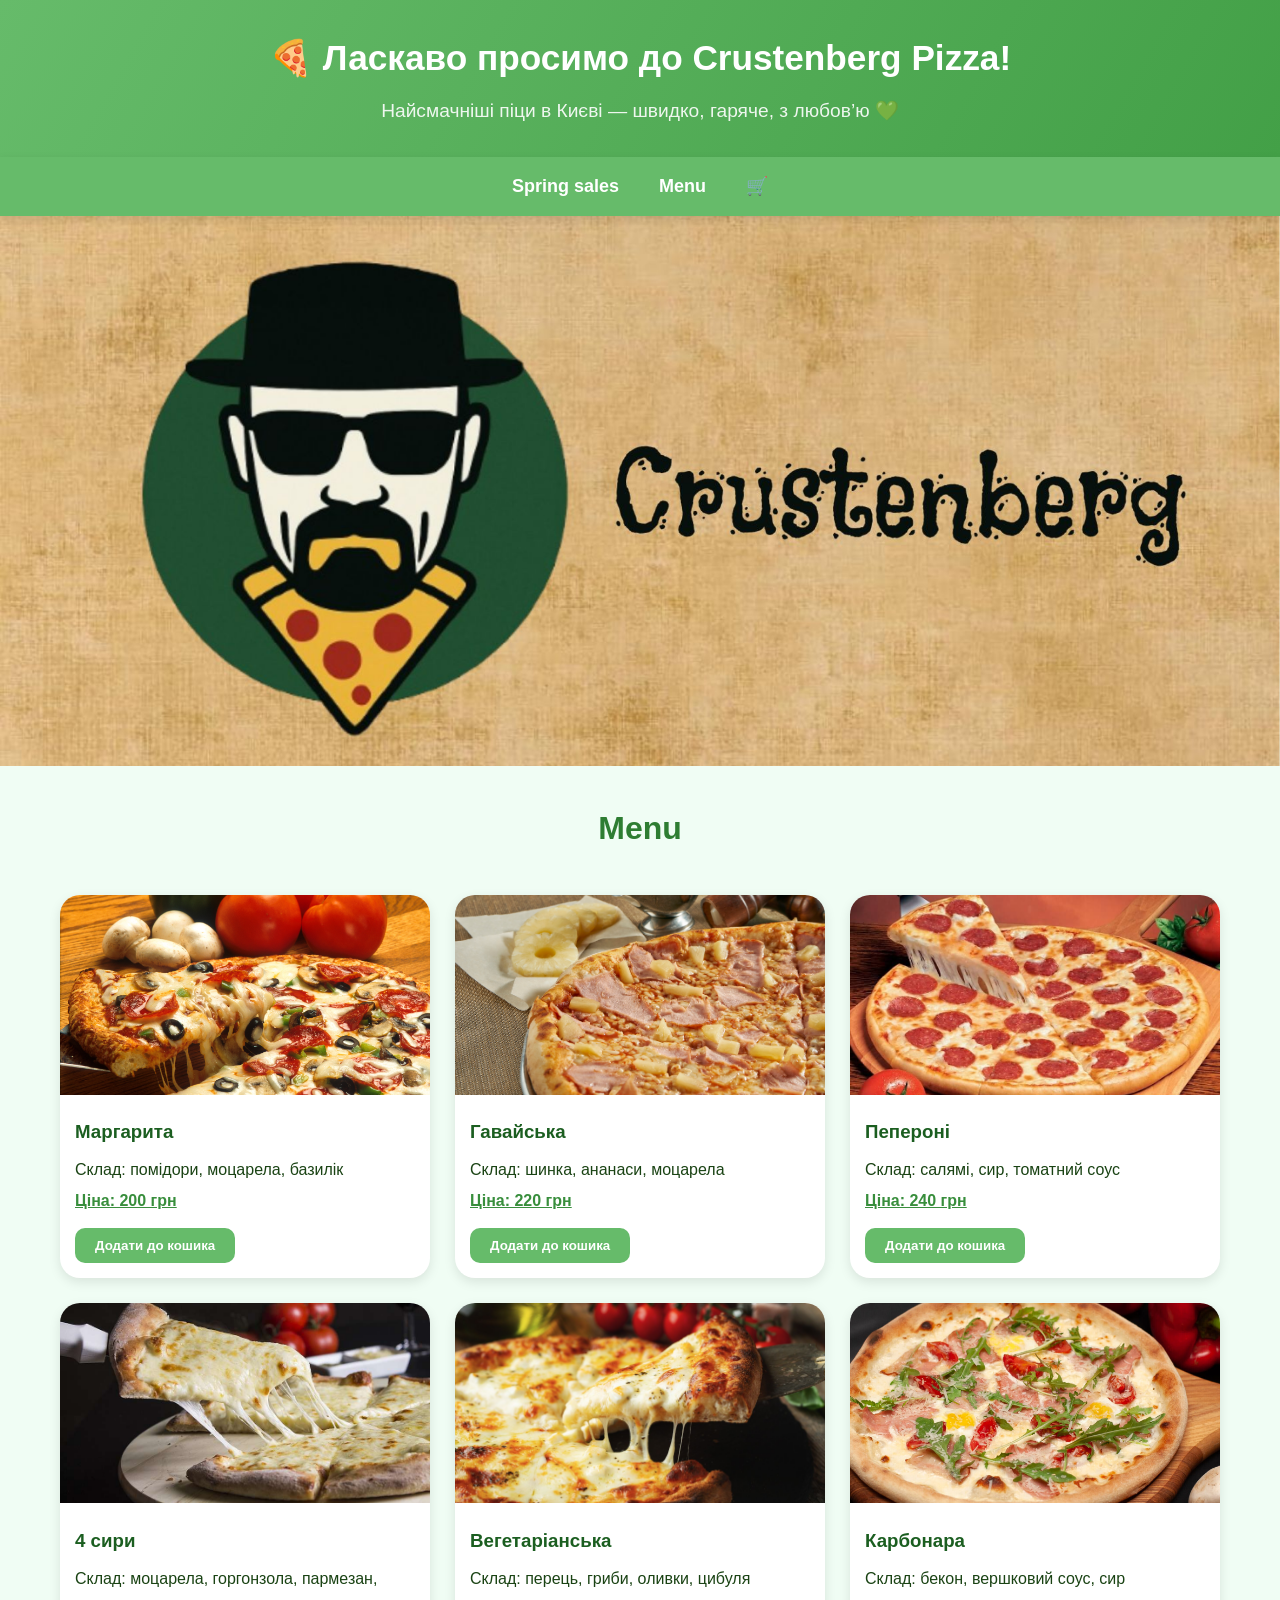
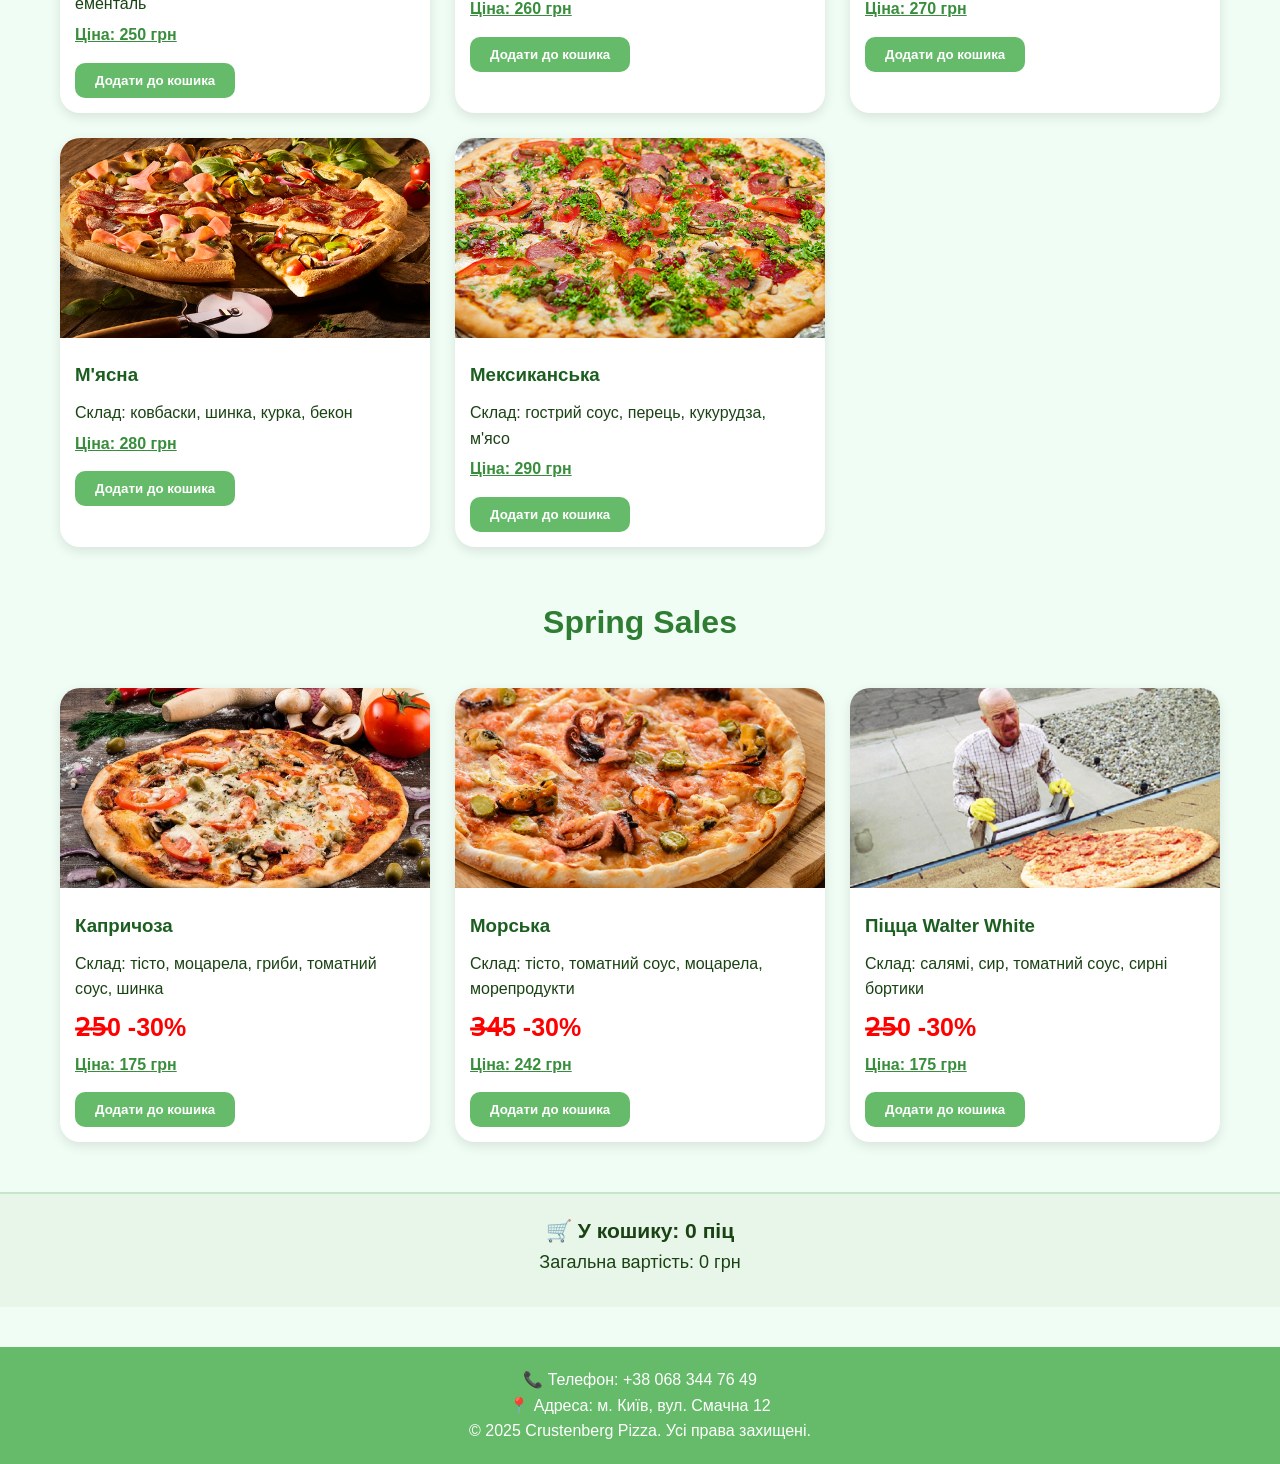
<file: Index.html>
<!DOCTYPE html>
<html lang="uk">
<head>
    <meta charset="UTF-8">
    <meta name="viewport" content="width=device-width, initial-scale=1.0">
    <title>Crustenberg</title>
    <link rel="stylesheet" href="crustenbergvisual.css">
</head>
<body>
        <div class="top-banner">
        <div class="banner-content">
            <h1>🍕 Ласкаво просимо до Crustenberg Pizza!</h1>
            <p>Найсмачніші піци в Києві — швидко, гаряче, з любов’ю 💚</p>
        </div>
    </div>

    <nav class="top-nav">
        <a href="#springsales">Spring sales</a>
        <a href="#menu-section">Menu</a>
        <a href="#cart">🛒</a>
    </nav>

    <header>
        <img src="poster.jpg" alt="Poster" class="header-poster">
    </header>

    <h2 class="menu-title" id="menu-section">Menu</h2>

    <div class="pizza-menu">
        <div class="pizza" data-price="200">
            <img src="pizza1.jpg" alt="Маргарита">
            <div class="pizza-info">
                <h3>Маргарита</h3>
                <p>Склад: помідори, моцарела, базилік</p>
                <p class="price">Ціна: 200 грн</p>
                <button class="add-to-cart">Додати до кошика</button>
            </div>
        </div>
        <div class="pizza" data-price="220">
            <img src="pizza2.jpg" alt="Гавайська">
            <div class="pizza-info">
                <h3>Гавайська</h3>
                <p>Склад: шинка, ананаси, моцарела</p>
                <p class="price">Ціна: 220 грн</p>
                <button class="add-to-cart">Додати до кошика</button>
            </div>
        </div>
        <div class="pizza" data-price="240">
            <img src="pizza3.jpg" alt="Пепероні">
            <div class="pizza-info">
                <h3>Пепероні</h3>
                <p>Склад: салямі, сир, томатний соус</p>
                <p class="price">Ціна: 240 грн</p>
                <button class="add-to-cart">Додати до кошика</button>
            </div>
        </div>
        <div class="pizza" data-price="250">
            <img src="pizza4.jpg" alt="4 сири">
            <div class="pizza-info">
                <h3>4 сири</h3>
                <p>Склад: моцарела, горгонзола, пармезан, ементаль</p>
                <p class="price">Ціна: 250 грн</p>
                <button class="add-to-cart">Додати до кошика</button>
            </div>
        </div>
        <div class="pizza" data-price="260">
            <img src="pizza5.jpg" alt="Вегетаріанська">
            <div class="pizza-info">
                <h3>Вегетаріанська</h3>
                <p>Склад: перець, гриби, оливки, цибуля</p>
                <p class="price">Ціна: 260 грн</p>
                <button class="add-to-cart">Додати до кошика</button>
            </div>
        </div>
        <div class="pizza" data-price="270">
            <img src="pizza6.jpg" alt="Карбонара">
            <div class="pizza-info">
                <h3>Карбонара</h3>
                <p>Склад: бекон, вершковий соус, сир</p>
                <p class="price">Ціна: 270 грн</p>
                <button class="add-to-cart">Додати до кошика</button>
            </div>
        </div>
        <div class="pizza" data-price="280">
            <img src="pizza7.jpg" alt="М'ясна">
            <div class="pizza-info">
                <h3>М'ясна</h3>
                <p>Склад: ковбаски, шинка, курка, бекон</p>
                <p class="price">Ціна: 280 грн</p>
                <button class="add-to-cart">Додати до кошика</button>
            </div>
        </div>
        <div class="pizza" data-price="290">
            <img src="pizza8.jpg" alt="Мексиканська">
            <div class="pizza-info">
                <h3>Мексиканська</h3>
                <p>Склад: гострий соус, перець, кукурудза, м'ясо</p>
                <p class="price">Ціна: 290 грн</p>
                <button class="add-to-cart">Додати до кошика</button>
            </div>
        </div>
    </div>

    <h2 class="menu-title" id="springsales">Spring Sales</h2>

    <div class="pizza-menu">
        <div class="pizza" data-price="175">
            <img src="pizza9.jpg" alt="Капричоза">
            <div class="pizza-info">
                <h3>Капричоза</h3>
                <p>Склад: тісто, моцарела, гриби, томатний соус, шинка</p>
                <p class="sale">2̶5̶0 -30%</p>
                <p class="price">Ціна: 175 грн</p>
                <button class="add-to-cart">Додати до кошика</button>
            </div>
        </div>
        <div class="pizza" data-price="242">
            <img src="pizza10.jpg" alt="Морська">
            <div class="pizza-info">
                <h3>Морська</h3>
                <p>Склад: тісто, томатний соус, моцарела, морепродукти</p>
                <p class="sale">3̶4̶5 -30%</p>
                <p class="price">Ціна: 242 грн</p>
                <button class="add-to-cart">Додати до кошика</button>
            </div>
        </div>
        <div class="pizza" data-price="240">
            <img src="pizza11.jpg" alt="Pizza by Walter White">
            <div class="pizza-info">
                <h3>Піцца Walter White</h3>
                <p>Склад: салямі, сир, томатний соус, сирні бортики</p>
                <p class="sale">2̶5̶0 -30%</p>
                <p class="price">Ціна: 175 грн</p>
                <button class="add-to-cart">Додати до кошика</button>
            </div>
        </div>
    </div>

    <div id="cart">
        <h3>🛒 У кошику: <span id="cart-count">0</span> піц</h3>
        <p id="total-price">Загальна вартість: 0 грн</p>
        <ul id="cart-items" style="list-style: none; padding: 0; margin-top: 10px;"></ul>
    </div>

    <div class="order-section">
        <button id="order-btn" class="order-btn" style="display: none;">Замовити</button>
    </div>

    <div id="order-form-modal" class="modal">
        <div class="modal-content">
            <h3>Заповніть форму для замовлення</h3>
            <form id="order-form">
                <input type="text" placeholder="Ваше ім'я" required>
                <input type="text" placeholder="Адреса доставки" required>
                <input type="tel" placeholder="Номер телефону" required>
                <button type="submit">Підтвердити замовлення</button>
            </form>
            <button class="close-btn">Закрити</button>
        </div>
    </div>

    <footer>
        <p>📞 Телефон: +38 068 344 76 49</p>
        <p>📍 Адреса: м. Київ, вул. Смачна 12</p>
        <p>© 2025 Crustenberg Pizza. Усі права захищені.</p>
    </footer>

    <script src="crustenbergjs.js"></script>
</body>
</html>
</file>
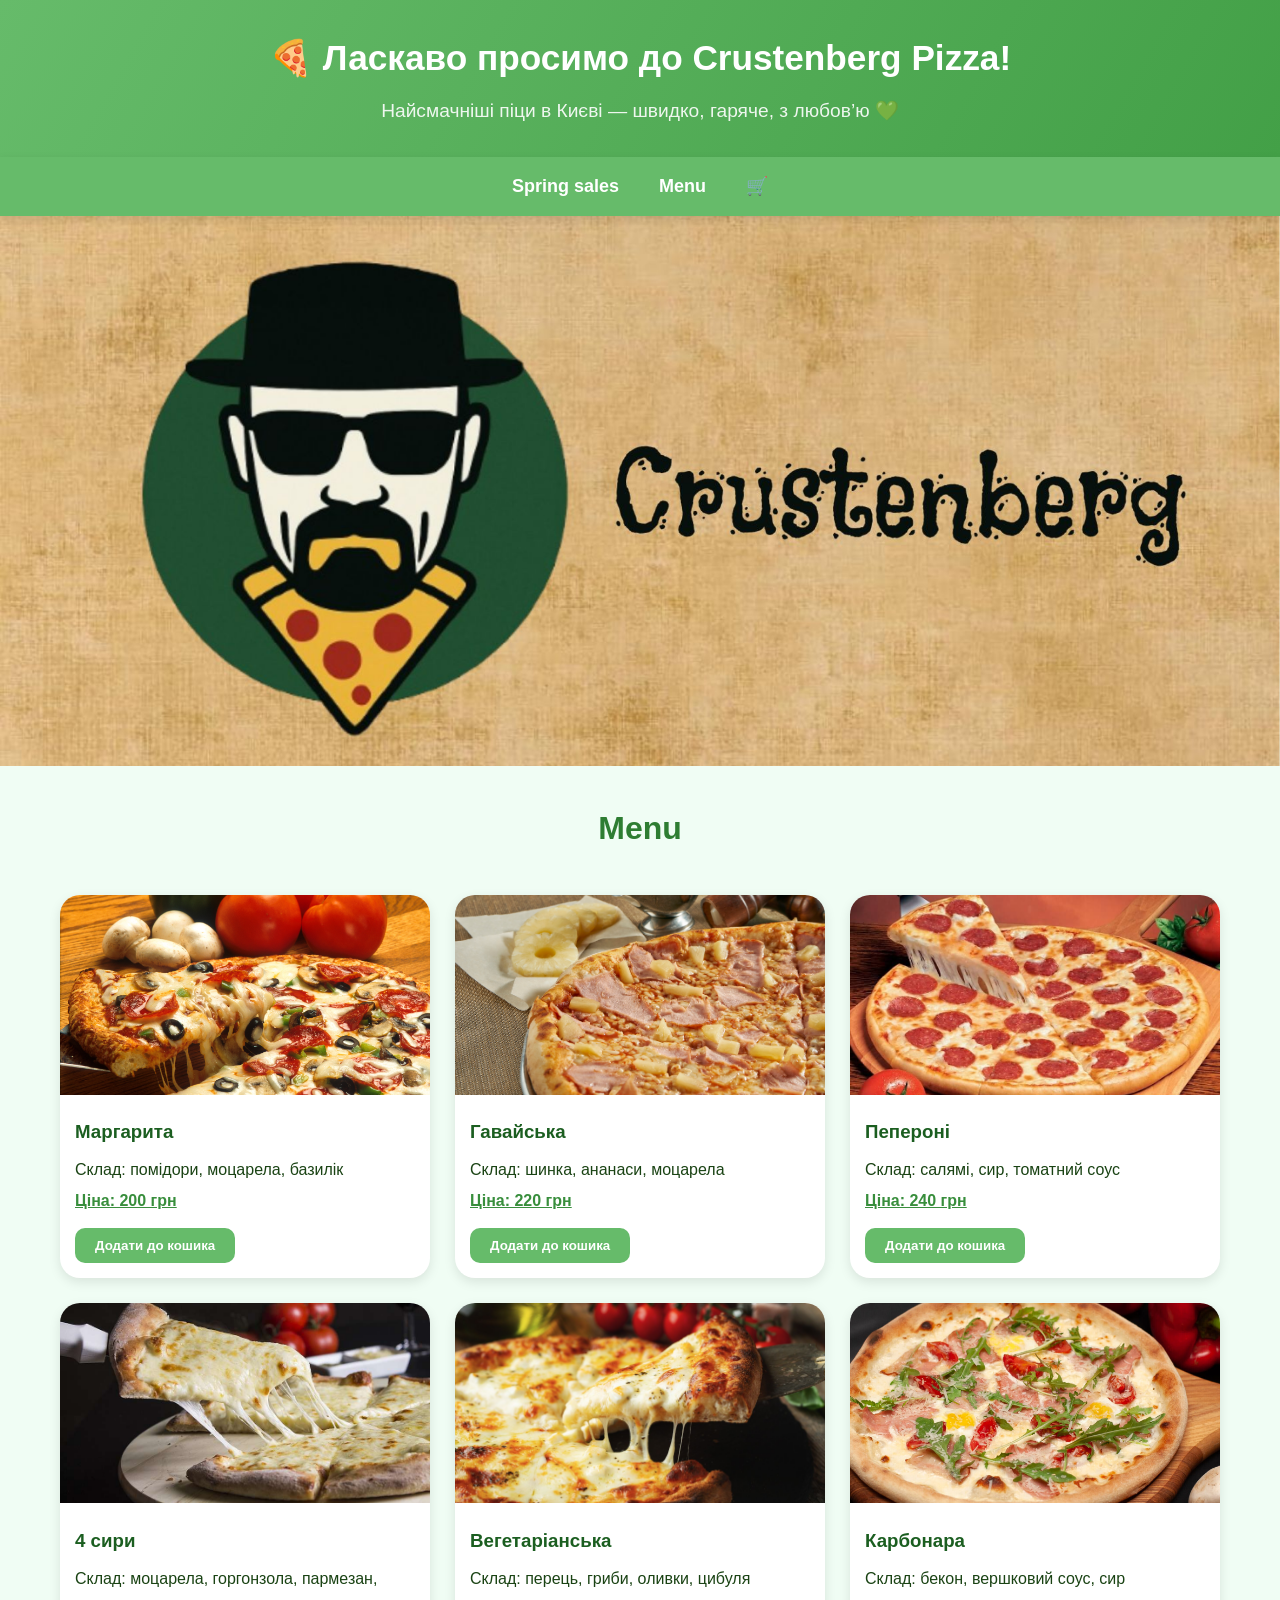
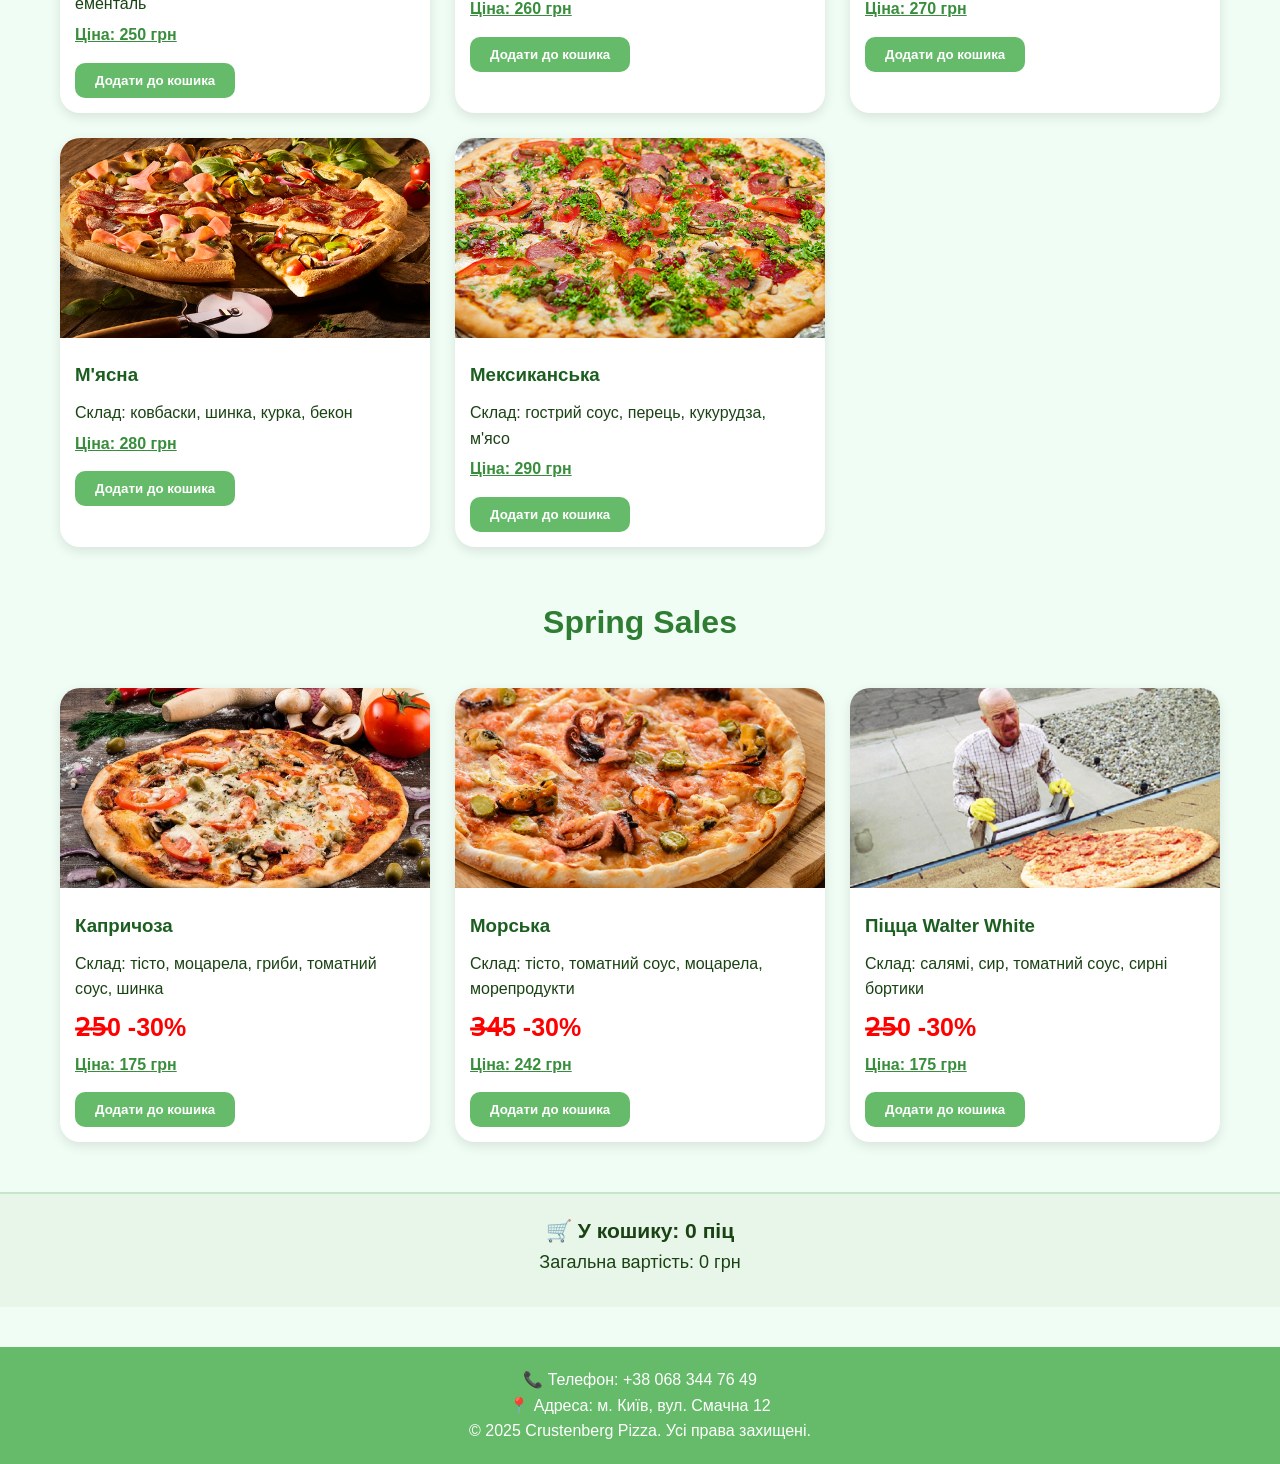
<file: index.html>
<!DOCTYPE html>
<html lang="uk">
<head>
    <meta charset="UTF-8">
    <meta name="viewport" content="width=device-width, initial-scale=1.0">
    <title>Crustenberg</title>
    <link rel="stylesheet" href="crustenbergvisual.css">
    <!-- Google tag (gtag.js) -->
<script async src="https://www.googletagmanager.com/gtag/js?id=G-TM9X9KFE0F"></script>
<script>
  window.dataLayer = window.dataLayer || [];
  function gtag(){dataLayer.push(arguments);}
  gtag('js', new Date());

  gtag('config', 'G-TM9X9KFE0F');
</script>
</head>
<body>
        <div class="top-banner">
        <div class="banner-content">
            <h1>🍕 Ласкаво просимо до Crustenberg Pizza!</h1>
            <p>Найсмачніші піци в Києві — швидко, гаряче, з любов’ю 💚</p>
        </div>
    </div>

    <nav class="top-nav">
        <a href="#springsales">Spring sales</a>
        <a href="#menu-section">Menu</a>
        <a href="#cart">🛒</a>
    </nav>

    <header>
        <img src="poster.jpg" alt="Poster" class="header-poster">
    </header>

    <h2 class="menu-title" id="menu-section">Menu</h2>

    <div class="pizza-menu">
        <div class="pizza" data-price="200">
            <img src="pizza1.jpg" alt="Маргарита">
            <div class="pizza-info">
                <h3>Маргарита</h3>
                <p>Склад: помідори, моцарела, базилік</p>
                <p class="price">Ціна: 200 грн</p>
                <button class="add-to-cart">Додати до кошика</button>
            </div>
        </div>
        <div class="pizza" data-price="220">
            <img src="pizza2.jpg" alt="Гавайська">
            <div class="pizza-info">
                <h3>Гавайська</h3>
                <p>Склад: шинка, ананаси, моцарела</p>
                <p class="price">Ціна: 220 грн</p>
                <button class="add-to-cart">Додати до кошика</button>
            </div>
        </div>
        <div class="pizza" data-price="240">
            <img src="pizza3.jpg" alt="Пепероні">
            <div class="pizza-info">
                <h3>Пепероні</h3>
                <p>Склад: салямі, сир, томатний соус</p>
                <p class="price">Ціна: 240 грн</p>
                <button class="add-to-cart">Додати до кошика</button>
            </div>
        </div>
        <div class="pizza" data-price="250">
            <img src="pizza4.jpg" alt="4 сири">
            <div class="pizza-info">
                <h3>4 сири</h3>
                <p>Склад: моцарела, горгонзола, пармезан, ементаль</p>
                <p class="price">Ціна: 250 грн</p>
                <button class="add-to-cart">Додати до кошика</button>
            </div>
        </div>
        <div class="pizza" data-price="260">
            <img src="pizza5.jpg" alt="Вегетаріанська">
            <div class="pizza-info">
                <h3>Вегетаріанська</h3>
                <p>Склад: перець, гриби, оливки, цибуля</p>
                <p class="price">Ціна: 260 грн</p>
                <button class="add-to-cart">Додати до кошика</button>
            </div>
        </div>
        <div class="pizza" data-price="270">
            <img src="pizza6.jpg" alt="Карбонара">
            <div class="pizza-info">
                <h3>Карбонара</h3>
                <p>Склад: бекон, вершковий соус, сир</p>
                <p class="price">Ціна: 270 грн</p>
                <button class="add-to-cart">Додати до кошика</button>
            </div>
        </div>
        <div class="pizza" data-price="280">
            <img src="pizza7.jpg" alt="М'ясна">
            <div class="pizza-info">
                <h3>М'ясна</h3>
                <p>Склад: ковбаски, шинка, курка, бекон</p>
                <p class="price">Ціна: 280 грн</p>
                <button class="add-to-cart">Додати до кошика</button>
            </div>
        </div>
        <div class="pizza" data-price="290">
            <img src="pizza8.jpg" alt="Мексиканська">
            <div class="pizza-info">
                <h3>Мексиканська</h3>
                <p>Склад: гострий соус, перець, кукурудза, м'ясо</p>
                <p class="price">Ціна: 290 грн</p>
                <button class="add-to-cart">Додати до кошика</button>
            </div>
        </div>
    </div>

    <h2 class="menu-title" id="springsales">Spring Sales</h2>

    <div class="pizza-menu">
        <div class="pizza" data-price="175">
            <img src="pizza9.jpg" alt="Капричоза">
            <div class="pizza-info">
                <h3>Капричоза</h3>
                <p>Склад: тісто, моцарела, гриби, томатний соус, шинка</p>
                <p class="sale">2̶5̶0 -30%</p>
                <p class="price">Ціна: 175 грн</p>
                <button class="add-to-cart">Додати до кошика</button>
            </div>
        </div>
        <div class="pizza" data-price="242">
            <img src="pizza10.jpg" alt="Морська">
            <div class="pizza-info">
                <h3>Морська</h3>
                <p>Склад: тісто, томатний соус, моцарела, морепродукти</p>
                <p class="sale">3̶4̶5 -30%</p>
                <p class="price">Ціна: 242 грн</p>
                <button class="add-to-cart">Додати до кошика</button>
            </div>
        </div>
        <div class="pizza" data-price="240">
            <img src="pizza11.jpg" alt="Pizza by Walter White">
            <div class="pizza-info">
                <h3>Піцца Walter White</h3>
                <p>Склад: салямі, сир, томатний соус, сирні бортики</p>
                <p class="sale">2̶5̶0 -30%</p>
                <p class="price">Ціна: 175 грн</p>
                <button class="add-to-cart">Додати до кошика</button>
            </div>
        </div>
    </div>

    <div id="cart">
        <h3>🛒 У кошику: <span id="cart-count">0</span> піц</h3>
        <p id="total-price">Загальна вартість: 0 грн</p>
        <ul id="cart-items" style="list-style: none; padding: 0; margin-top: 10px;"></ul>
    </div>

    <div class="order-section">
        <button id="order-btn" class="order-btn" style="display: none;">Замовити</button>
    </div>

    <div id="order-form-modal" class="modal">
        <div class="modal-content">
            <h3>Заповніть форму для замовлення</h3>
            <form id="order-form">
                <input type="text" placeholder="Ваше ім'я" required>
                <input type="text" placeholder="Адреса доставки" required>
                <input type="tel" placeholder="Номер телефону" required>
                <button type="submit">Підтвердити замовлення</button>
            </form>
            <button class="close-btn">Закрити</button>
        </div>
    </div>

    <footer>
        <p>📞 Телефон: +38 068 344 76 49</p>
        <p>📍 Адреса: м. Київ, вул. Смачна 12</p>
        <p>© 2025 Crustenberg Pizza. Усі права захищені.</p>
    </footer>

    <script src="crustenbergjs.js"></script>
</body>
</html>
</file>
<file: crustenbergvisual.css>
* {
    margin: 0;
    padding: 0;
    box-sizing: border-box;
    font-family: 'Segoe UI', sans-serif;
}

body {
    background-color: #f0fdf4;
    color: #1a4314;
    line-height: 1.6;
}

.top-nav {
    display: flex;
    justify-content: center;
    gap: 40px;
    background-color:  #66bb6a;
    padding: 15px 0;
    box-shadow: 0 4px 10px rgba(0, 0, 0, 0.1);
    position: sticky;
    top: 0;
    z-index: 1000;
}

.sale {
    font-weight: bold;
    font-size: 25px;
    color: #ff0000;
}

footer {
    background-color: #66bb6a;
    color: white;
    text-align: center;
    padding: 20px 10px;
    margin-top: 40px;
}

@keyframes popIn {
    0% {
        transform: scale(0.9);
        opacity: 0;
    }
    100% {
        transform: scale(1);
        opacity: 1;
    }
}

.modal-content {
    animation: popIn 0.3s ease-out;
}


.top-nav a {
    color: white;
    text-decoration: none;
    font-weight: 600;
    font-size: 18px;
    transition: color 0.3s ease;
}

.top-nav a:hover {
    color: #055902;
}

.header-poster {
    width: 100%;
    max-height: 550px;
    object-fit: cover;
}

.menu-title {
    text-align: center;
    margin: 30px 0 20px;
    font-size: 2rem;
    color: #2e7d32;
}

.pizza-menu {
    display: grid;
    grid-template-columns: repeat(auto-fit, minmax(280px, 1fr));
    gap: 25px;
    padding: 20px;
    max-width: 1200px;
    margin: auto;
}

.pizza {
    background-color: #ffffff;
    border-radius: 20px;
    overflow: hidden;
    box-shadow: 0 4px 12px rgba(0,0,0,0.1);
    transition: transform 0.3s ease;
}

.pizza:hover {
    transform: translateY(-5px);
}

.pizza img {
    width: 100%;
    height: 200px;
    object-fit: cover;
}

.pizza-info {
    padding: 15px;
}

.pizza-info h3 {
    color: #1b5e20;
    margin-bottom: 10px;
}

.pizza-info p {
    margin: 5px 0;
}

.price {
    font-weight: bold;
    color: #388e3c;
    text-decoration: underline;
}

.add-to-cart {
    margin-top: 10px;
    padding: 10px 20px;
    background-color: #66bb6a;
    color: #fff;
    border: none;
    border-radius: 10px;
    font-weight: bold;
    cursor: pointer;
    transition: background-color 0.3s ease;
}

.add-to-cart:hover {
    background-color: #43a047;
}

#cart {
    text-align: center;
    padding: 20px;
    background-color: #e8f5e9;
    border-top: 2px solid #c8e6c9;
    margin-top: 30px;
    font-size: 18px;
}

.order-section {
    text-align: center;
    margin: 20px 0 40px;
}

.order-btn {
    padding: 12px 25px;
    background-color: #4caf50;
    color: #fff;
    font-size: 18px;
    border: none;
    border-radius: 12px;
    cursor: pointer;
    transition: background-color 0.3s ease;
}

.order-btn:hover {
    background-color: #388e3c;
}

.modal {
    display: none;
    position: fixed;
    z-index: 2000;
    left: 0;
    top: 0;
    width: 100%;
    height: 100%;
    overflow: auto;
    background-color: rgba(0,0,0,0.5);
}

.modal-content {
    background-color: #f0fff0;
    margin: 10% auto;
    padding: 30px;
    border-radius: 20px;
    width: 90%;
    max-width: 500px;
    box-shadow: 0 10px 20px rgba(0,0,0,0.2);
}

.modal-content h3 {
    margin-bottom: 20px;
    color: #1b5e20;
    text-align: center;
}

.modal-content form input {
    width: 100%;
    padding: 10px;
    margin: 10px 0;
    border-radius: 10px;
    border: 1px solid #a5d6a7;
    font-size: 16px;
}

.modal-content form button {
    width: 100%;
    padding: 10px;
    background-color: #43a047;
    color: white;
    font-size: 16px;
    border: none;
    border-radius: 10px;
    margin-top: 15px;
    cursor: pointer;
}

.modal-content form button:hover {
    background-color: #2e7d32;
}

.close-btn {
    display: block;
    margin: 15px auto 0;
    background: none;
    border: none;
    color: #555;
    font-size: 16px;
    text-decoration: underline;
    cursor: pointer;
}

html {
    scroll-behavior: smooth;
}

.top-banner {
    background: linear-gradient(120deg, #66bb6a, #43a047);
    color: white;
    padding: 30px 20px;
    text-align: center;
    box-shadow: 0 4px 15px rgba(0, 0, 0, 0.1);
    animation: slideDown 0.6s ease-out;
}

.banner-content h1 {
    font-size: 2.2rem;
    margin-bottom: 10px;
}

.banner-content p {
    font-size: 1.2rem;
    opacity: 0.9;
}

@keyframes slideDown {
    from {
        transform: translateY(-30px);
        opacity: 0;
    }
    to {
        transform: translateY(0);
        opacity: 1;
    }
}
</file>
